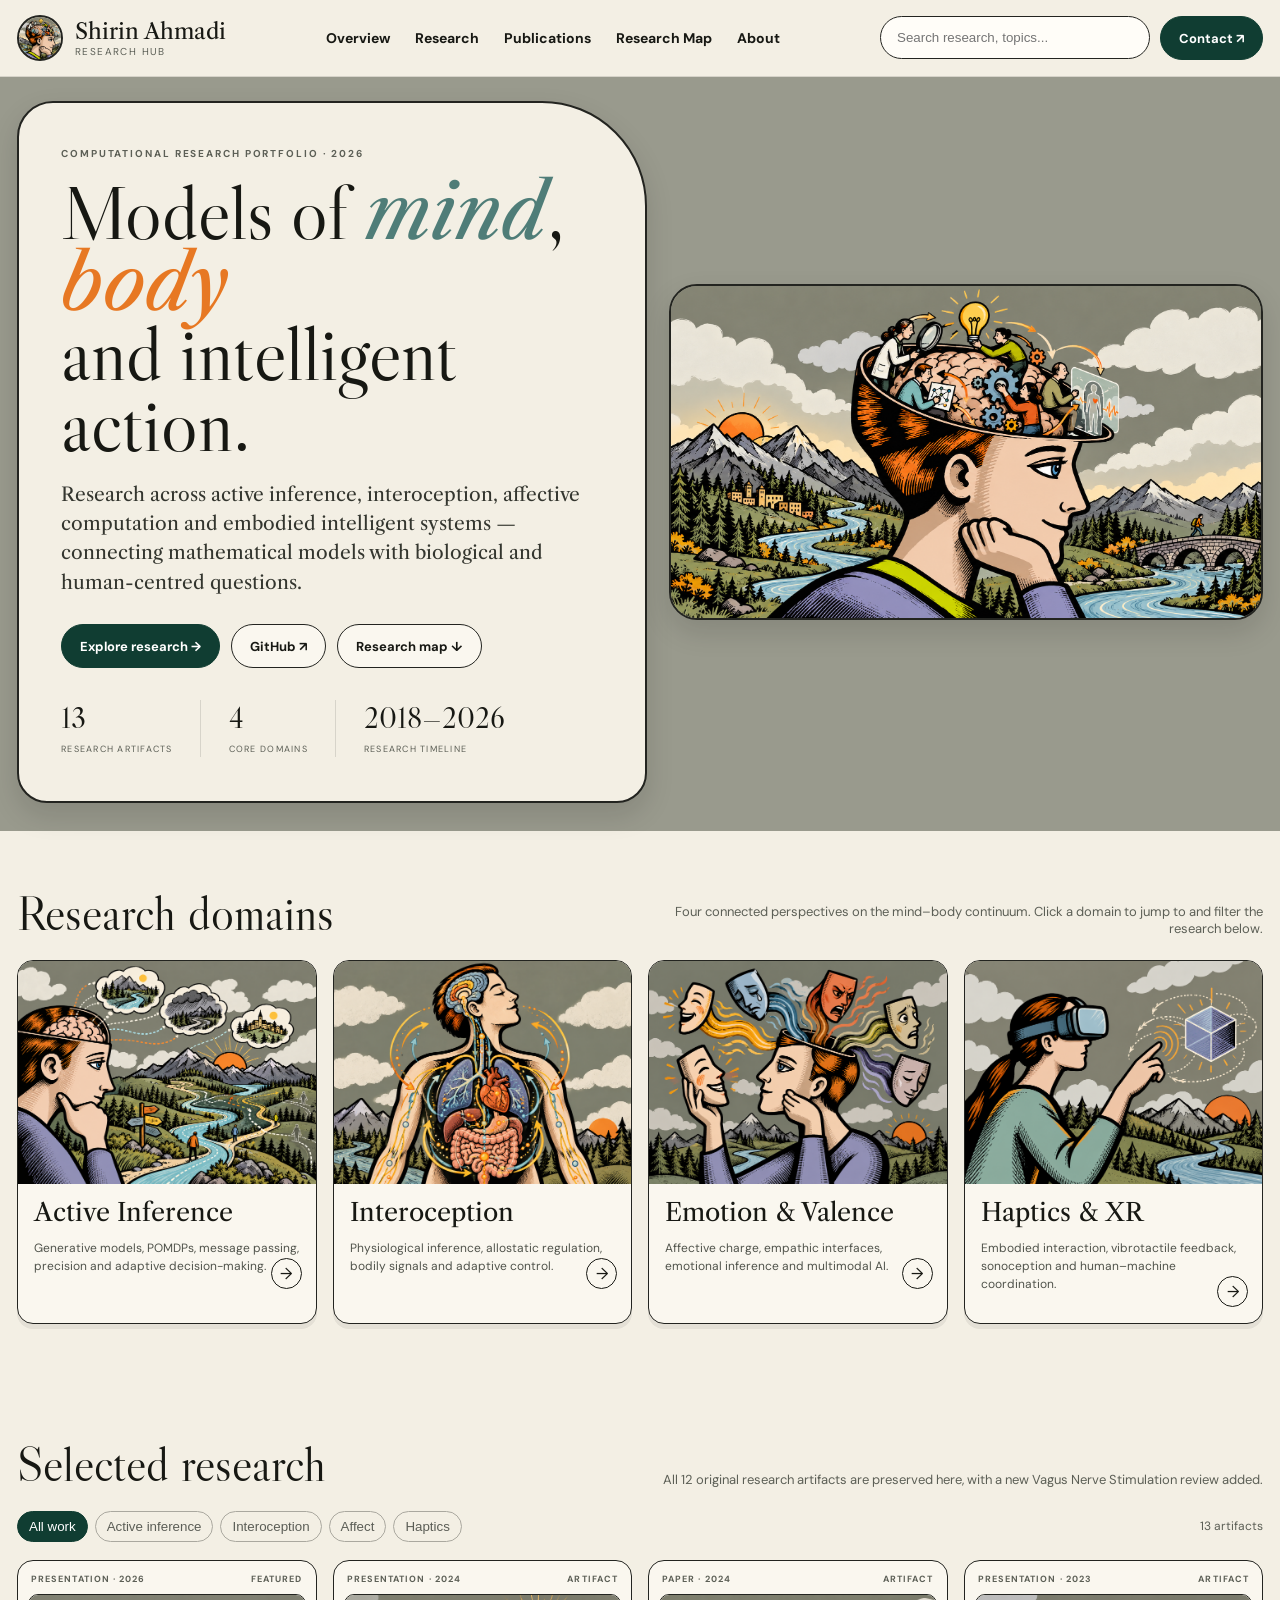
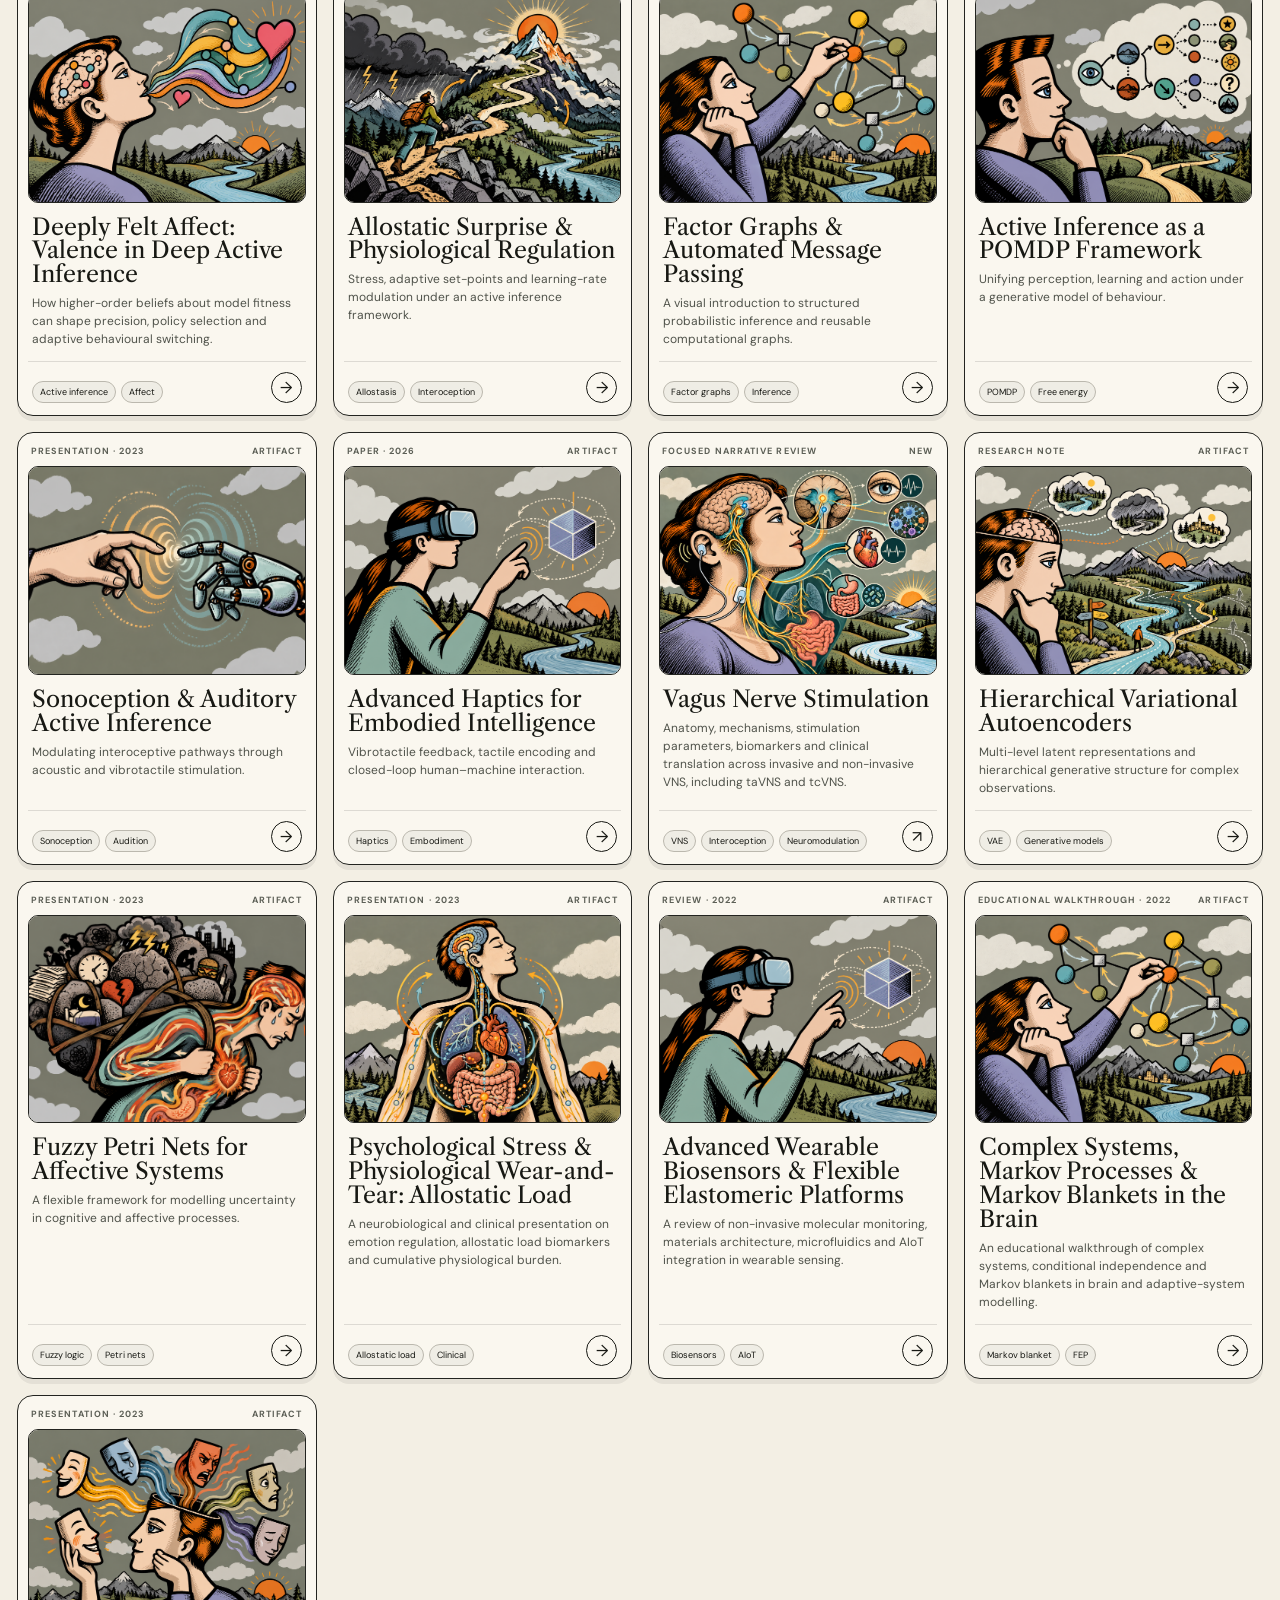
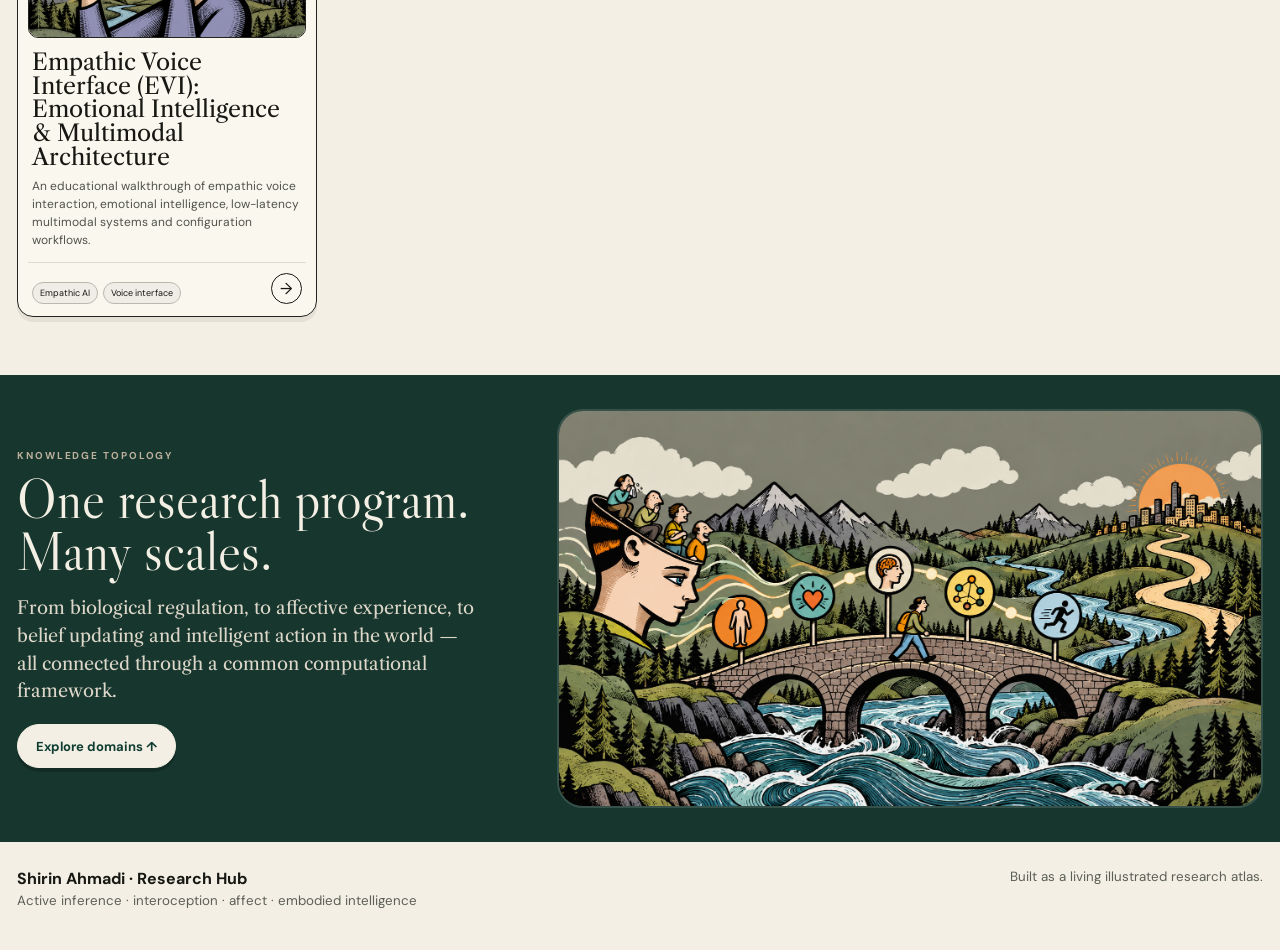
<file: index.html>
<!doctype html><html lang="en"><head><meta charset="utf-8"><meta name="viewport" content="width=device-width,initial-scale=1"><meta name="description" content="Shirin Ahmadi Research Hub — active inference, interoception, affective computation and embodied intelligence."><title>Shirin Ahmadi — Research Hub</title><link rel="preconnect" href="https://fonts.googleapis.com"><link rel="preconnect" href="https://fonts.gstatic.com" crossorigin><link href="https://fonts.googleapis.com/css2?family=DM+Sans:wght@400;500;700&family=Libre+Caslon+Display&family=Libre+Caslon+Text:ital,wght@0,400;1,400&display=swap" rel="stylesheet"><link rel="stylesheet" href="assets/site.css"></head><body><header class="top"><div class="wrap nav"><a class="brand" href="#overview"><span class="mark"><img src="assets/hero-main.png" alt="Research hub mark"></span><span><b>Shirin Ahmadi</b><small>Research Hub</small></span></a><nav class="links"><a href="#overview">Overview</a><a href="#domains">Research</a><a href="#selected">Publications</a><a href="#map">Research Map</a><a href="#about">About</a></nav><div class="right"><label class="search"><input id="search" placeholder="Search research, topics..."></label><a class="btn primary" href="https://github.com/SweetiAi" target="_blank">Contact ↗</a></div></div></header><section class="hero" id="overview"><div class="wrap heroGrid"><div class="heroCopy"><div class="eyebrow">Computational research portfolio · 2026</div><h1>Models of <em class="mind">mind</em>, <em class="body">body</em><br>and intelligent action.</h1><div class="lead">Research across active inference, interoception, affective computation and embodied intelligent systems — connecting mathematical models with biological and human-centred questions.</div><div class="ctas"><a class="btn primary" href="#selected">Explore research →</a><a class="btn" href="https://github.com/SweetiAi" target="_blank">GitHub ↗</a><a class="btn" href="#map">Research map ↓</a></div><div class="stats"><div class="stat"><strong>12</strong><span>Research artifacts</span></div><div class="stat"><strong>4</strong><span>Core domains</span></div><div class="stat"><strong>2018—2026</strong><span>Research timeline</span></div></div></div><div class="heroArt"><img src="assets/hero-main.png" alt="Illustrated research mindscape"></div></div></section><section class="section" id="domains"><div class="wrap"><div class="head"><h2>Research domains</h2><p>Four connected perspectives on the mind–body continuum. Click a domain to jump to and filter the research below.</p></div><div class="domains"><article class="domain"><a href="#selected" data-domain="active"><img src="assets/domain-active-inference.png" alt="Active Inference"><div class="domainBody"><h3>Active Inference</h3><p>Generative models, POMDPs, message passing, precision and adaptive decision-making.</p><span class="arrow">→</span></div></a></article><article class="domain"><a href="#selected" data-domain="intero"><img src="assets/domain-interoception.png" alt="Interoception"><div class="domainBody"><h3>Interoception</h3><p>Physiological inference, allostatic regulation, bodily signals and adaptive control.</p><span class="arrow">→</span></div></a></article><article class="domain"><a href="#selected" data-domain="affect"><img src="assets/domain-emotion-valence.png" alt="Emotion and Valence"><div class="domainBody"><h3>Emotion &amp; Valence</h3><p>Affective charge, empathic interfaces, emotional inference and multimodal AI.</p><span class="arrow">→</span></div></a></article><article class="domain"><a href="#selected" data-domain="haptics"><img src="assets/domain-haptics-xr.png" alt="Haptics and XR"><div class="domainBody"><h3>Haptics &amp; XR</h3><p>Embodied interaction, vibrotactile feedback, sonoception and human–machine coordination.</p><span class="arrow">→</span></div></a></article></div></div></section><section class="section" id="selected"><div class="wrap"><div class="head"><h2>Selected research</h2><p>All 12 research artifacts from the original site are restored here.</p></div><div class="tools"><div class="filters"><button class="filter active" data-f="all">All work</button><button class="filter" data-f="active">Active inference</button><button class="filter" data-f="intero">Interoception</button><button class="filter" data-f="affect">Affect</button><button class="filter" data-f="haptics">Haptics</button></div><div class="count" id="count">12 artifacts</div></div><div class="grid"><article class="card" data-cat="active affect" data-q="deeply felt affect valence active inference"><div class="meta"><span>Presentation · 2026</span><span>Featured</span></div><div class="cover"><img src="assets/cover-deeply-felt-affect.png" alt="Deeply Felt Affect"></div><h3>Deeply Felt Affect: Valence in Deep Active Inference</h3><p>How higher-order beliefs about model fitness can shape precision, policy selection and adaptive behavioural switching.</p><div class="bottom"><div class="tags"><span class="tag">Active inference</span><span class="tag">Affect</span></div><a class="go" href="deeply-felt-affect.pdf" target="_blank">→</a></div></article><article class="card" data-cat="active intero" data-q="allostatic surprise physiological stress regulation"><div class="meta"><span>Presentation · 2024</span><span>Artifact</span></div><div class="cover"><img src="assets/cover-allostatic-surprise.png" alt="Allostatic Surprise"></div><h3>Allostatic Surprise &amp; Physiological Regulation</h3><p>Stress, adaptive set-points and learning-rate modulation under an active inference framework.</p><div class="bottom"><div class="tags"><span class="tag">Allostasis</span><span class="tag">Interoception</span></div><a class="go" href="allostatic-surprise.pdf" target="_blank">→</a></div></article><article class="card" data-cat="active" data-q="factor graphs message passing inference"><div class="meta"><span>Paper · 2024</span><span>Artifact</span></div><div class="cover"><img src="assets/cover-factor-graphs.png" alt="Factor Graphs"></div><h3>Factor Graphs &amp; Automated Message Passing</h3><p>A visual introduction to structured probabilistic inference and reusable computational graphs.</p><div class="bottom"><div class="tags"><span class="tag">Factor graphs</span><span class="tag">Inference</span></div><a class="go" href="factor-graph.pdf" target="_blank">→</a></div></article><article class="card" data-cat="active" data-q="active inference pomdp generative model"><div class="meta"><span>Presentation · 2023</span><span>Artifact</span></div><div class="cover"><img src="assets/cover-pomdp-framework.png" alt="POMDP Framework"></div><h3>Active Inference as a POMDP Framework</h3><p>Unifying perception, learning and action under a generative model of behaviour.</p><div class="bottom"><div class="tags"><span class="tag">POMDP</span><span class="tag">Free energy</span></div><a class="go" href="active-inference-pomdp.pdf" target="_blank">→</a></div></article><article class="card" data-cat="intero" data-q="sonoception auditory interoception sound"><div class="meta"><span>Presentation · 2023</span><span>Artifact</span></div><div class="cover"><img src="assets/cover-sonoception.png" alt="Sonoception"></div><h3>Sonoception &amp; Auditory Active Inference</h3><p>Modulating interoceptive pathways through acoustic and vibrotactile stimulation.</p><div class="bottom"><div class="tags"><span class="tag">Sonoception</span><span class="tag">Audition</span></div><a class="go" href="sonoception-presentation.pdf" target="_blank">→</a></div></article><article class="card" data-cat="haptics intero" data-q="advanced haptics embodied tactile xr"><div class="meta"><span>Paper · 2026</span><span>Artifact</span></div><div class="cover"><img src="assets/cover-advanced-haptics.png" alt="Advanced Haptics"></div><h3>Advanced Haptics for Embodied Intelligence</h3><p>Vibrotactile feedback, tactile encoding and closed-loop human–machine interaction.</p><div class="bottom"><div class="tags"><span class="tag">Haptics</span><span class="tag">Embodiment</span></div><a class="go" href="advanced-haptics.pdf" target="_blank">→</a></div></article><article class="card" data-cat="active" data-q="hierarchical variational autoencoder generative model"><div class="meta"><span>Research note</span><span>Artifact</span></div><div class="cover"><img src="assets/cover-hvae.png" alt="Hierarchical VAE"></div><h3>Hierarchical Variational Autoencoders</h3><p>Multi-level latent representations and hierarchical generative structure for complex observations.</p><div class="bottom"><div class="tags"><span class="tag">VAE</span><span class="tag">Generative models</span></div><a class="go" href="hierarchical-vae.pdf" target="_blank">→</a></div></article><article class="card" data-cat="active affect" data-q="fuzzy petri nets emotion affective uncertainty"><div class="meta"><span>Presentation · 2023</span><span>Artifact</span></div><div class="cover"><img src="assets/cover-fuzzy-petri.png" alt="Fuzzy Petri Nets"></div><h3>Fuzzy Petri Nets for Affective Systems</h3><p>A flexible framework for modelling uncertainty in cognitive and affective processes.</p><div class="bottom"><div class="tags"><span class="tag">Fuzzy logic</span><span class="tag">Petri nets</span></div><a class="go" href="fuzzy-petri-nets.pdf" target="_blank">→</a></div></article><article class="card" data-cat="intero affect" data-q="allostatic load stress physiological wear tear clinical biomarkers"><div class="meta"><span>Presentation · 2023</span><span>Artifact</span></div><div class="cover"><img src="assets/domain-interoception.png" alt="Allostatic Load"></div><h3>Psychological Stress &amp; Physiological Wear-and-Tear: Allostatic Load</h3><p>A neurobiological and clinical presentation on emotion regulation, allostatic load biomarkers and cumulative physiological burden.</p><div class="bottom"><div class="tags"><span class="tag">Allostatic load</span><span class="tag">Clinical</span></div><a class="go" href="allostatic-load.pdf" target="_blank">→</a></div></article><article class="card" data-cat="intero haptics" data-q="wearable biosensors aiot flexible epidermal physiology monitoring"><div class="meta"><span>Review · 2022</span><span>Artifact</span></div><div class="cover"><img src="assets/cover-advanced-haptics.png" alt="Wearable Biosensors"></div><h3>Advanced Wearable Biosensors &amp; Flexible Elastomeric Platforms</h3><p>A review of non-invasive molecular monitoring, materials architecture, microfluidics and AIoT integration in wearable sensing.</p><div class="bottom"><div class="tags"><span class="tag">Biosensors</span><span class="tag">AIoT</span></div><a class="go" href="wearable-biosensors.pdf" target="_blank">→</a></div></article><article class="card" data-cat="active" data-q="markov blanket complex systems free energy principle conditional independence"><div class="meta"><span>Educational walkthrough · 2022</span><span>Artifact</span></div><div class="cover"><img src="assets/cover-factor-graphs.png" alt="Markov Blankets"></div><h3>Complex Systems, Markov Processes &amp; Markov Blankets in the Brain</h3><p>An educational walkthrough of complex systems, conditional independence and Markov blankets in brain and adaptive-system modelling.</p><div class="bottom"><div class="tags"><span class="tag">Markov blanket</span><span class="tag">FEP</span></div><a class="go" href="markov-blanket.pdf" target="_blank">→</a></div></article><article class="card" data-cat="affect" data-q="empathic voice interface evi hume emotional intelligence multimodal"><div class="meta"><span>Presentation · 2023</span><span>Artifact</span></div><div class="cover"><img src="assets/domain-emotion-valence.png" alt="Empathic Voice Interface"></div><h3>Empathic Voice Interface (EVI): Emotional Intelligence &amp; Multimodal Architecture</h3><p>An educational walkthrough of empathic voice interaction, emotional intelligence, low-latency multimodal systems and configuration workflows.</p><div class="bottom"><div class="tags"><span class="tag">Empathic AI</span><span class="tag">Voice interface</span></div><a class="go" href="https://docs.google.com/presentation/d/1jx4IDPr7hZxbteNvBBNIeYfYO15pJdgs/edit?usp=sharing&ouid=100269986230749545986&rtpof=true&sd=true" target="_blank">→</a></div></article></div></div></section><section class="map" id="map"><div class="wrap mapGrid"><div><div class="eyebrow" style="color:#bdb19d">Knowledge topology</div><h2>One research program.<br>Many scales.</h2><p>From biological regulation, to affective experience, to belief updating and intelligent action in the world — all connected through a common computational framework.</p><a class="btn" href="#domains">Explore domains ↑</a></div><div class="mapVisual"><img src="assets/knowledge-map.png" alt="Research landscape"></div></div></section><footer class="footer" id="about"><div class="wrap"><div><strong>Shirin Ahmadi · Research Hub</strong><br><small>Active inference · interoception · affect · embodied intelligence</small></div><small>Built as a living illustrated research atlas.</small></div></footer><script src="assets/site.js"></script></body></html>
</file>
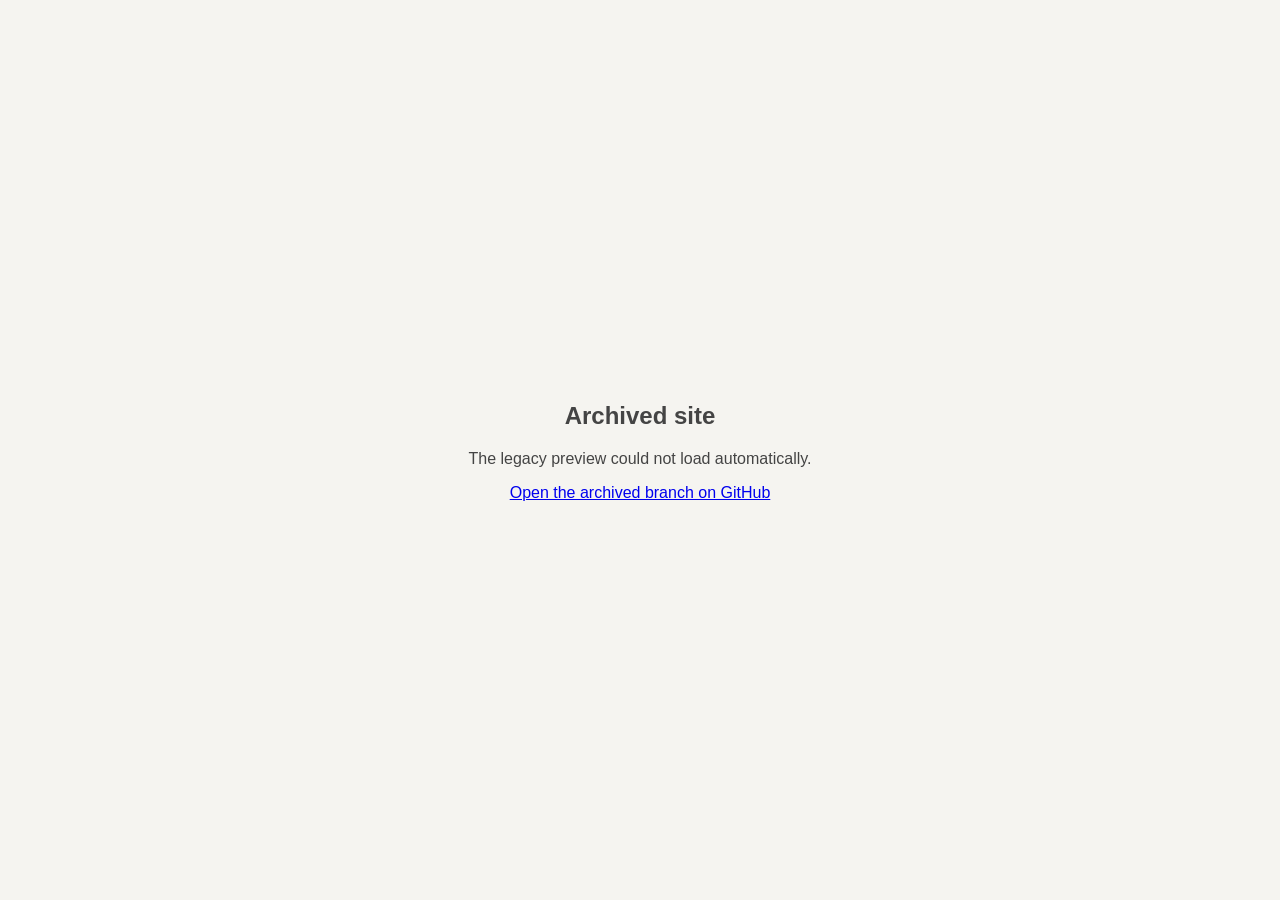
<file: legacy/index.html>
<!doctype html><html><head><meta charset="utf-8"><meta name="viewport" content="width=device-width,initial-scale=1"><title>Shirin Ahmadi — Legacy Research Hub</title><style>html,body{margin:0;height:100%;background:#f5f4f0;font-family:Arial,sans-serif}.loading{height:100%;display:grid;place-items:center;color:#444}.loading div{max-width:620px;padding:30px;text-align:center}</style></head><body><div class="loading"><div>Loading the archived version of the Research Hub…</div></div><script>fetch('https://raw.githubusercontent.com/SweetiAi/Research-hub/archive/pre-illustrated-main-2026-10-11/index.html',{cache:'no-store'}).then(r=>{if(!r.ok)throw new Error('Archive fetch failed');return r.text()}).then(html=>{html=html.replace(/<head(\s[^>]*)?>/i,m=>m+'<base href="/Research-hub/">');document.open();document.write(html);document.close()}).catch(err=>{document.body.innerHTML='<div class="loading"><div><h2>Archived site</h2><p>The legacy preview could not load automatically.</p><p><a href="https://github.com/SweetiAi/Research-hub/tree/archive/pre-illustrated-main-2026-10-11">Open the archived branch on GitHub</a></p></div></div>'})</script></body></html>
</file>
<file: assets/site.css>
:root{--p:#f3efe4;--card:#faf7ef;--ink:#171813;--muted:#5c5f56;--green:#103d32;--orange:#e77823;--teal:#4f7d78;--line:#232420;--sage:#999a8d;--shadow:0 12px 28px #1112}*{box-sizing:border-box}html{scroll-behavior:smooth}body{margin:0;background:var(--p);color:var(--ink);font-family:DM Sans,sans-serif}a{color:inherit;text-decoration:none}img{display:block;width:100%}.wrap{width:min(1460px,calc(100% - 34px));margin:auto}.top{position:sticky;top:0;z-index:20;background:#f3efe4f2;backdrop-filter:blur(10px);border-bottom:1px solid #2222}.nav{height:76px;display:grid;grid-template-columns:auto 1fr auto;align-items:center;gap:24px}.brand{display:flex;align-items:center;gap:12px}.mark{width:46px;height:46px;border:2px solid var(--line);border-radius:50%;overflow:hidden}.mark img{height:100%;object-fit:cover}.brand b{font:22px Libre Caslon Text,serif}.brand small{display:block;color:var(--muted);font-size:10px;letter-spacing:.14em;text-transform:uppercase}.links{display:flex;justify-content:center;gap:25px}.links a{font-size:14px;font-weight:700}.right{display:flex;gap:10px}.search{height:43px;width:270px;border:1.5px solid var(--line);border-radius:99px;background:#fffdf8;padding:0 14px;display:flex;align-items:center}.search input{border:0;outline:0;background:none;width:100%}.btn{height:44px;padding:0 18px;border:1.6px solid var(--line);border-radius:99px;display:inline-flex;align-items:center;justify-content:center;font-size:13px;font-weight:700;background:var(--card)}.btn.primary{background:var(--green);border-color:var(--green);color:#fff}.hero{background:var(--sage);padding:24px 0 28px}.heroGrid{display:grid;grid-template-columns:1.03fr .97fr;gap:22px;align-items:center}.heroCopy{background:var(--p);border:2px solid var(--line);border-radius:36px 105px 30px 30px;padding:44px 42px;box-shadow:var(--shadow)}.eyebrow{font-size:10px;font-weight:700;letter-spacing:.19em;text-transform:uppercase;color:var(--muted)}h1,h2{font-family:Libre Caslon Display,serif;font-weight:400}.hero h1{font-size:clamp(54px,6vw,90px);line-height:.92;margin:17px 0 20px}.hero h1 em{font-family:Libre Caslon Text,serif}.mind{color:var(--teal)}.body{color:var(--orange)}.lead{font:19px/1.55 Libre Caslon Text,serif;color:#34362f}.ctas,.stats{display:flex;gap:11px;flex-wrap:wrap;margin-top:27px}.stats{gap:28px;margin-top:32px}.stat{padding-right:27px;border-right:1px solid #2222}.stat:last-child{border:0}.stat strong{display:block;font:29px Libre Caslon Display,serif}.stat span{font-size:9px;letter-spacing:.14em;text-transform:uppercase;color:var(--muted)}.heroArt{overflow:hidden;border:2px solid var(--line);border-radius:28px;box-shadow:var(--shadow)}.heroArt img{aspect-ratio:1672/941;object-fit:cover}.section{padding:58px 0}.head{display:flex;justify-content:space-between;align-items:end;gap:20px;margin-bottom:23px}.head h2{font-size:48px;line-height:1;margin:0}.head p{margin:0;max-width:620px;text-align:right;color:var(--muted);font-size:13px}.domains,.grid{display:grid;grid-template-columns:repeat(4,1fr);gap:16px}.domain,.card{background:var(--card);border:1.7px solid var(--line);border-radius:16px;overflow:hidden;box-shadow:0 5px 0 #1111;transition:.2s}.domain:hover,.card:hover{transform:translateY(-4px);box-shadow:var(--shadow)}.domain a{display:block;height:100%}.domain img,.cover img{aspect-ratio:4/3;object-fit:cover}.domainBody{position:relative;padding:15px 16px 18px}.domain h3{font:25px/1.1 Libre Caslon Text,serif;margin:0 0 7px}.domain p,.card p{color:#50534b;font-size:12px;line-height:1.5}.arrow{position:absolute;right:14px;bottom:16px;width:31px;height:31px;border:1.5px solid;border-radius:50%;display:grid;place-items:center}.tools{display:flex;justify-content:space-between;gap:12px;align-items:center;margin-bottom:18px}.filters{display:flex;gap:7px;flex-wrap:wrap}.filter{border:1.4px solid #aaa89f;border-radius:99px;background:transparent;padding:7px 11px;color:#5b5d56;cursor:pointer}.filter.active{background:var(--green);border-color:var(--green);color:#fff}.count{font-size:12px;color:var(--muted)}.card{padding:10px;display:flex;flex-direction:column;min-height:420px}.card.hide{display:none}.meta{display:flex;justify-content:space-between;padding:2px 3px 9px;color:var(--muted);font-size:9px;font-weight:700;letter-spacing:.12em;text-transform:uppercase}.cover{border:1.5px solid var(--line);border-radius:10px;overflow:hidden}.card h3{font:23px/1.04 Libre Caslon Text,serif;margin:13px 4px 7px}.card p{margin:0 4px 13px;flex:1}.bottom{display:flex;justify-content:space-between;align-items:end;gap:8px;border-top:1px solid #2222;padding:10px 4px 2px}.tags{display:flex;gap:5px;flex-wrap:wrap}.tag{font-size:9px;padding:4px 7px;border:1px solid #bbb8ae;border-radius:99px;background:#efede5}.go{width:31px;height:31px;border:1.5px solid;border-radius:50%;display:grid;place-items:center}.map{background:#17362d;color:var(--p);padding:34px 0}.mapGrid{display:grid;grid-template-columns:.42fr .58fr;gap:28px;align-items:center}.map h2{font-size:54px;line-height:.95;margin:12px 0 16px}.map p{font:18px/1.55 Libre Caslon Text,serif;color:#ddd7ca;max-width:460px}.mapVisual{overflow:hidden;border:2px solid #fff2;border-radius:26px}.mapVisual img{aspect-ratio:1672/941;object-fit:cover}.map .btn{background:var(--p);color:var(--green);border-color:var(--p);box-shadow:0 4px 0 #0003}.map .btn:hover{background:var(--orange);border-color:var(--orange);color:#fff}.footer{padding:26px 0 40px}.footer .wrap{display:flex;justify-content:space-between;gap:18px}.footer small{color:var(--muted)}@media(max-width:1100px){.heroGrid,.mapGrid{grid-template-columns:1fr}.domains,.grid{grid-template-columns:repeat(2,1fr)}.right{display:none}.nav{grid-template-columns:auto 1fr}.links{justify-content:flex-end}.head{flex-direction:column;align-items:flex-start}.head p{text-align:left}}@media(max-width:720px){.wrap{width:calc(100% - 20px)}.links{display:none}.heroCopy{padding:28px 22px;border-radius:24px}.hero h1{font-size:52px}.domains,.grid{grid-template-columns:1fr}.section{padding:40px 0}.tools{flex-direction:column;align-items:flex-start}.map h2{font-size:43px}.footer .wrap{flex-direction:column}}
</file>
